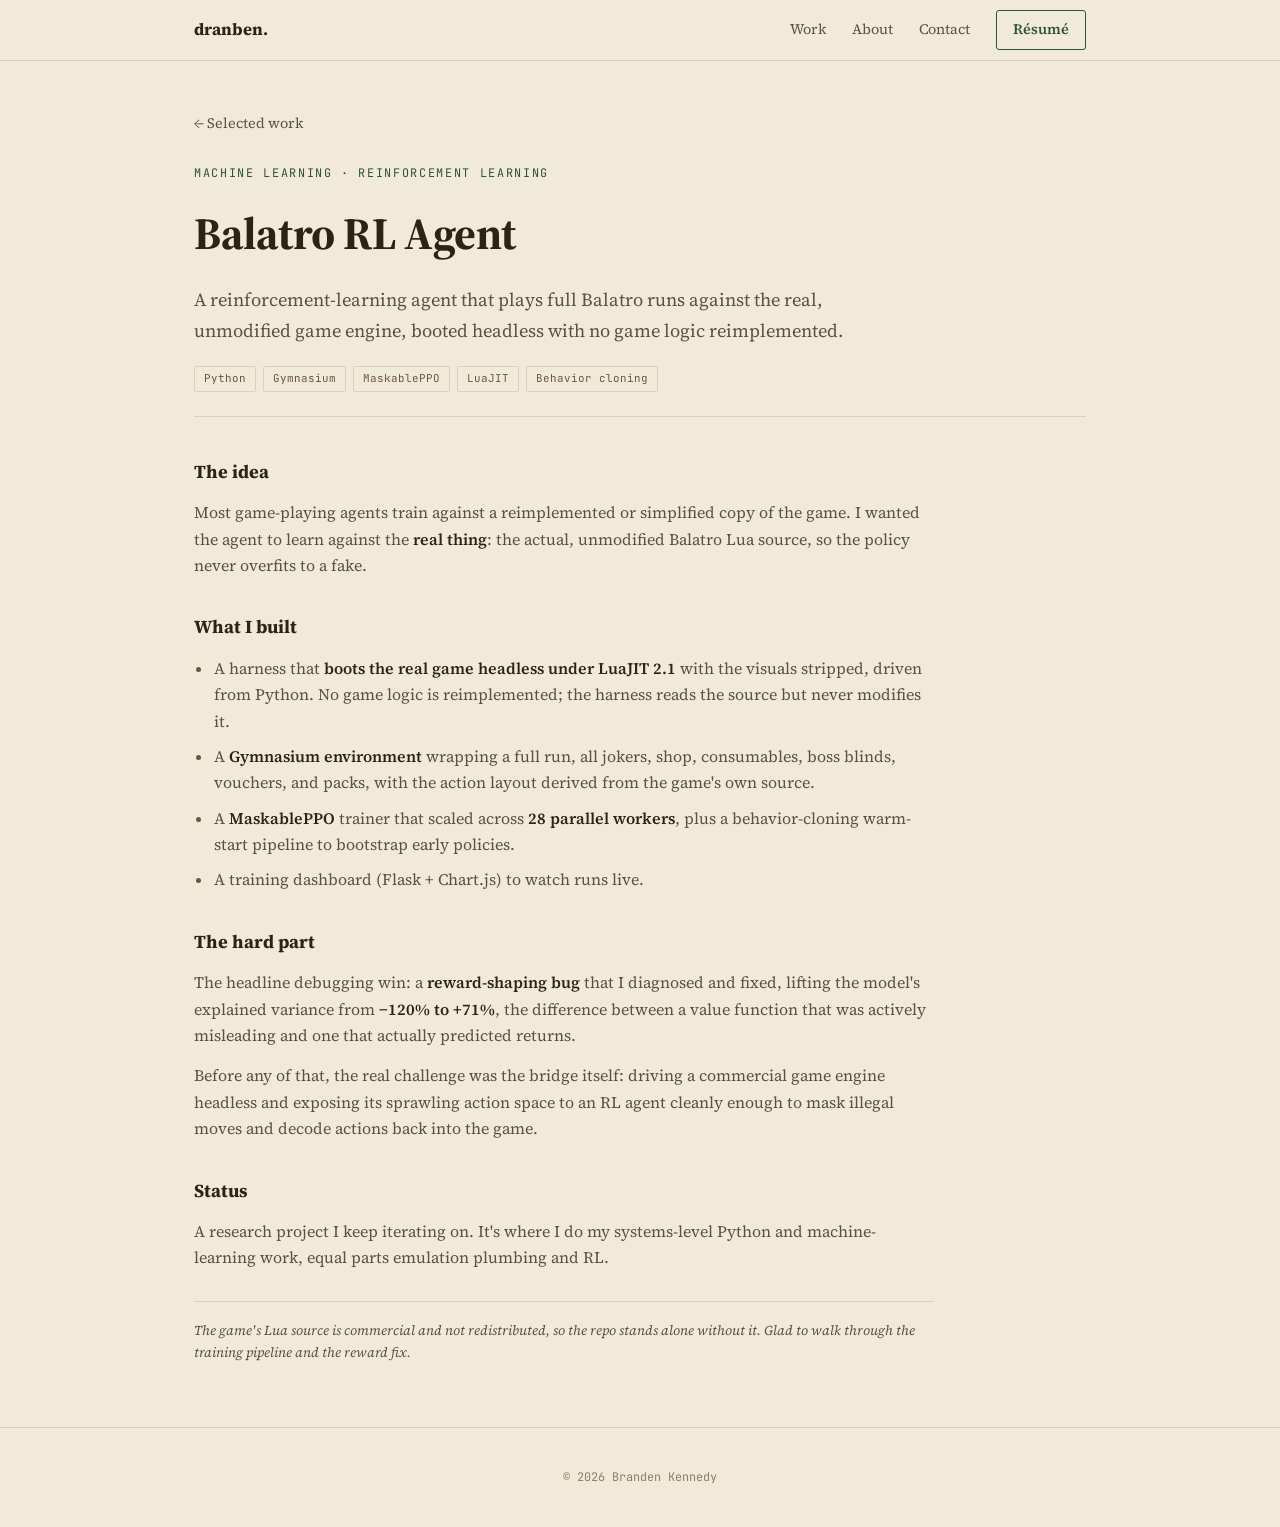
<file: balatro.html>
<!DOCTYPE html>
<html lang="en">
<head>
<meta charset="UTF-8">
<meta name="viewport" content="width=device-width, initial-scale=1.0">
<title>Balatro RL Agent · case study · Branden Kennedy</title>
<link rel="preconnect" href="https://fonts.googleapis.com">
<link href="https://fonts.googleapis.com/css2?family=Source+Serif+4:ital,wght@0,400;0,500;0,600;0,700;1,400&family=JetBrains+Mono:wght@400;500&display=swap" rel="stylesheet">
<link rel="stylesheet" href="style.css">
</head>
<body>

<nav>
  <div class="wrap nav-inner">
    <a href="index.html" class="nav-logo">dranben.</a>
    <div class="nav-links">
      <a href="index.html#work">Work</a>
      <a href="index.html#about">About</a>
      <a href="index.html#contact">Contact</a>
      <a href="resume.pdf" target="_blank" class="nav-cta">Résumé</a>
    </div>
  </div>
</nav>

<div class="wrap">
  <header class="cs-head">
    <a href="index.html#work" class="cs-back">← Selected work</a>
    <div class="cs-kicker">Machine learning · Reinforcement learning</div>
    <h1>Balatro RL Agent</h1>
    <p class="sub">A reinforcement-learning agent that plays full Balatro runs against the real, unmodified game engine, booted headless with no game logic reimplemented.</p>
    <div class="proj-foot">
      <div class="tags"><span>Python</span><span>Gymnasium</span><span>MaskablePPO</span><span>LuaJIT</span><span>Behavior cloning</span></div>
    </div>
  </header>

  <article class="cs-body">
    <h2>The idea</h2>
    <p>Most game-playing agents train against a reimplemented or simplified copy of the game. I wanted the agent to learn against the <b>real thing</b>: the actual, unmodified Balatro Lua source, so the policy never overfits to a fake.</p>

    <h2>What I built</h2>
    <ul>
      <li>A harness that <b>boots the real game headless under LuaJIT 2.1</b> with the visuals stripped, driven from Python. No game logic is reimplemented; the harness reads the source but never modifies it.</li>
      <li>A <b>Gymnasium environment</b> wrapping a full run, all jokers, shop, consumables, boss blinds, vouchers, and packs, with the action layout derived from the game's own source.</li>
      <li>A <b>MaskablePPO</b> trainer that scaled across <b>28 parallel workers</b>, plus a behavior-cloning warm-start pipeline to bootstrap early policies.</li>
      <li>A training dashboard (Flask + Chart.js) to watch runs live.</li>
    </ul>

    <h2>The hard part</h2>
    <p>The headline debugging win: a <b>reward-shaping bug</b> that I diagnosed and fixed, lifting the model's explained variance from <b>−120% to +71%</b>, the difference between a value function that was actively misleading and one that actually predicted returns.</p>
    <p>Before any of that, the real challenge was the bridge itself: driving a commercial game engine headless and exposing its sprawling action space to an RL agent cleanly enough to mask illegal moves and decode actions back into the game.</p>

    <h2>Status</h2>
    <p>A research project I keep iterating on. It's where I do my systems-level Python and machine-learning work, equal parts emulation plumbing and RL.</p>

    <p class="cs-note">The game's Lua source is commercial and not redistributed, so the repo stands alone without it. Glad to walk through the training pipeline and the reward fix.</p>
  </article>
</div>

<footer>© 2026 Branden Kennedy</footer>
</body>
</html>
</file>
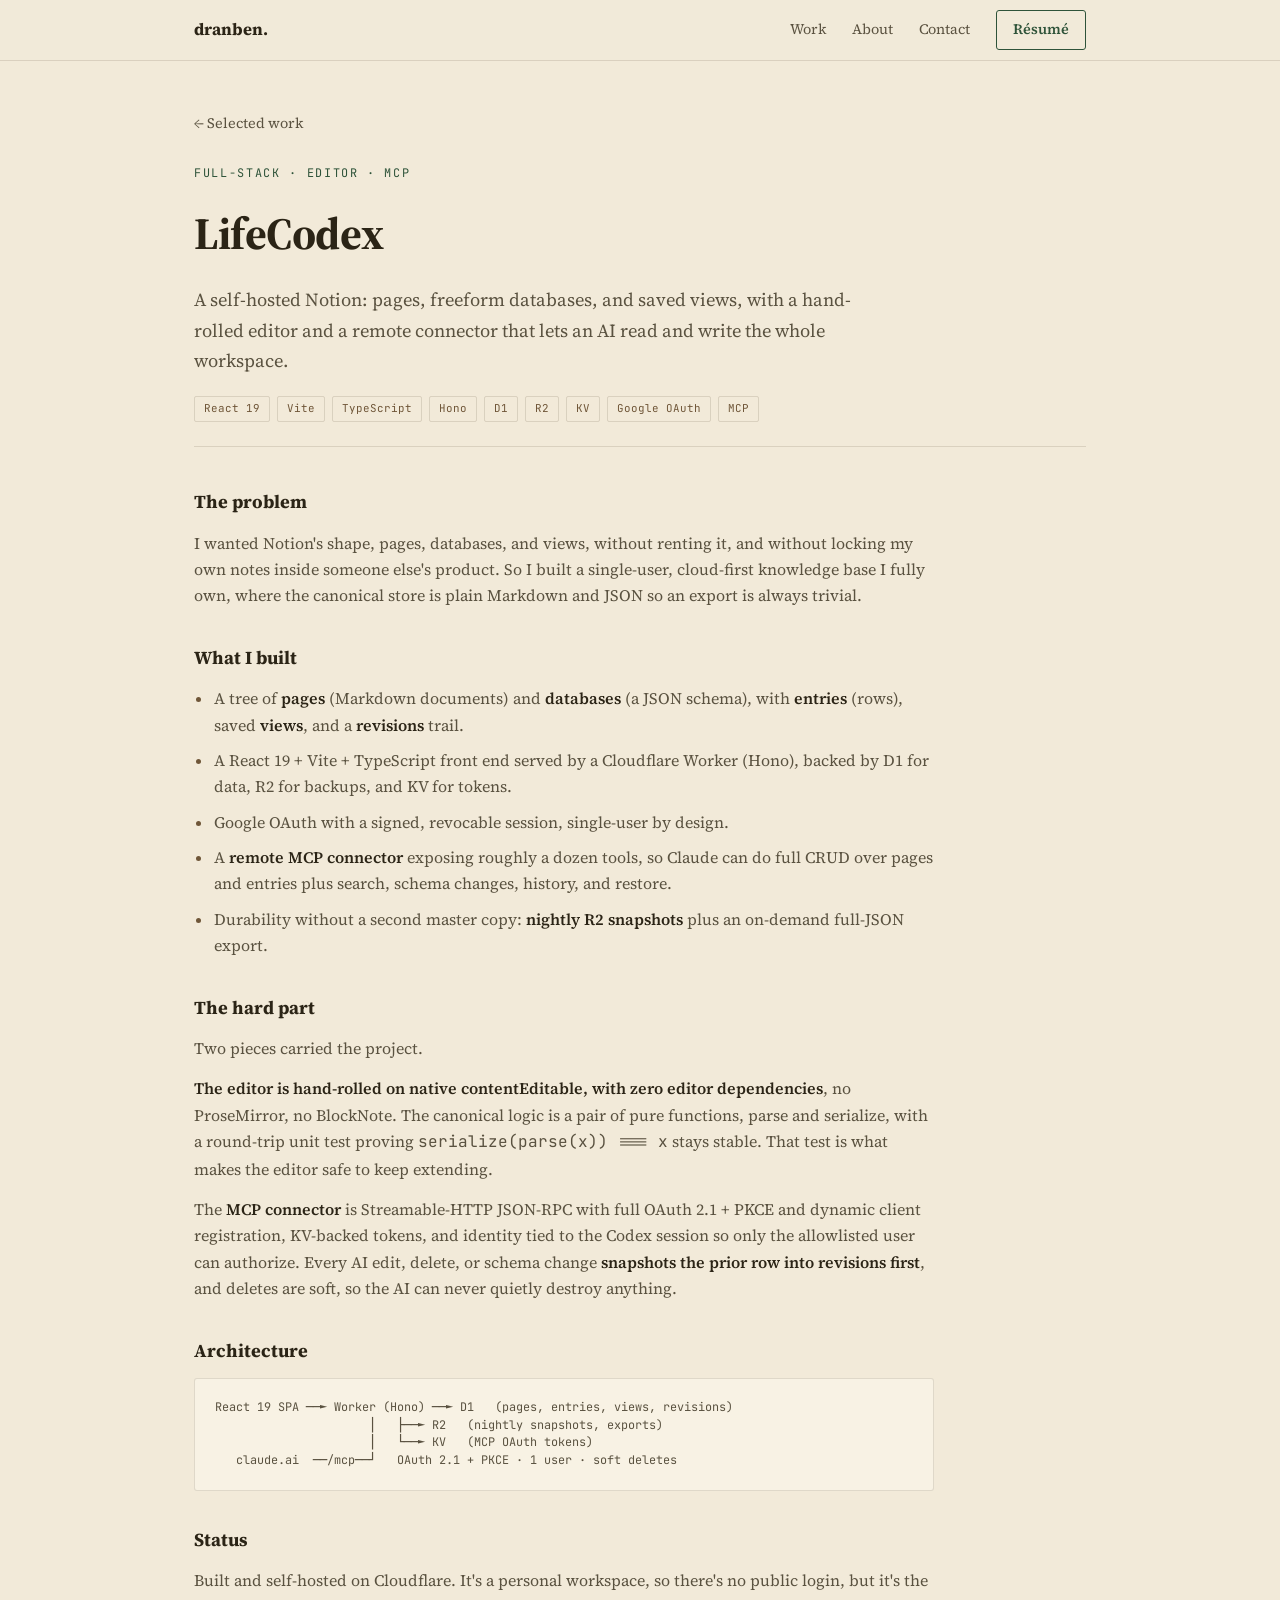
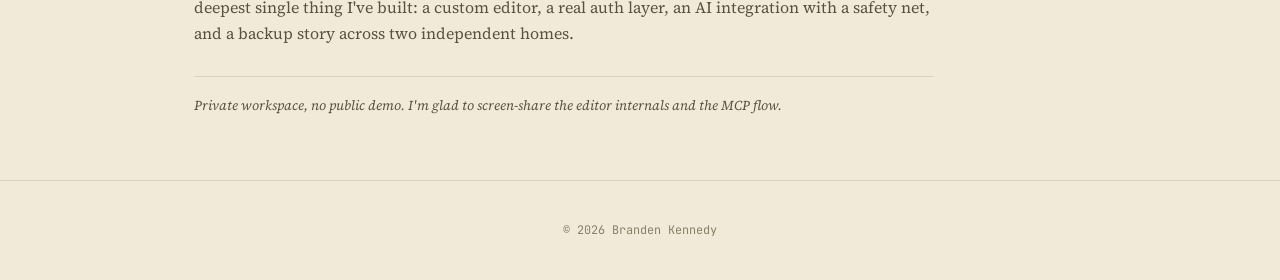
<file: lifecodex.html>
<!DOCTYPE html>
<html lang="en">
<head>
<meta charset="UTF-8">
<meta name="viewport" content="width=device-width, initial-scale=1.0">
<title>LifeCodex · case study · Branden Kennedy</title>
<link rel="preconnect" href="https://fonts.googleapis.com">
<link href="https://fonts.googleapis.com/css2?family=Source+Serif+4:ital,wght@0,400;0,500;0,600;0,700;1,400&family=JetBrains+Mono:wght@400;500&display=swap" rel="stylesheet">
<link rel="stylesheet" href="style.css">
</head>
<body>

<nav>
  <div class="wrap nav-inner">
    <a href="index.html" class="nav-logo">dranben.</a>
    <div class="nav-links">
      <a href="index.html#work">Work</a>
      <a href="index.html#about">About</a>
      <a href="index.html#contact">Contact</a>
      <a href="resume.pdf" target="_blank" class="nav-cta">Résumé</a>
    </div>
  </div>
</nav>

<div class="wrap">
  <header class="cs-head">
    <a href="index.html#work" class="cs-back">← Selected work</a>
    <div class="cs-kicker">Full-stack · Editor · MCP</div>
    <h1>LifeCodex</h1>
    <p class="sub">A self-hosted Notion: pages, freeform databases, and saved views, with a hand-rolled editor and a remote connector that lets an AI read and write the whole workspace.</p>
    <div class="proj-foot">
      <div class="tags"><span>React 19</span><span>Vite</span><span>TypeScript</span><span>Hono</span><span>D1</span><span>R2</span><span>KV</span><span>Google OAuth</span><span>MCP</span></div>
    </div>
  </header>

  <article class="cs-body">
    <h2>The problem</h2>
    <p>I wanted Notion's shape, pages, databases, and views, without renting it, and without locking my own notes inside someone else's product. So I built a single-user, cloud-first knowledge base I fully own, where the canonical store is plain Markdown and JSON so an export is always trivial.</p>

    <h2>What I built</h2>
    <ul>
      <li>A tree of <b>pages</b> (Markdown documents) and <b>databases</b> (a JSON schema), with <b>entries</b> (rows), saved <b>views</b>, and a <b>revisions</b> trail.</li>
      <li>A React 19 + Vite + TypeScript front end served by a Cloudflare Worker (Hono), backed by D1 for data, R2 for backups, and KV for tokens.</li>
      <li>Google OAuth with a signed, revocable session, single-user by design.</li>
      <li>A <b>remote MCP connector</b> exposing roughly a dozen tools, so Claude can do full CRUD over pages and entries plus search, schema changes, history, and restore.</li>
      <li>Durability without a second master copy: <b>nightly R2 snapshots</b> plus an on-demand full-JSON export.</li>
    </ul>

    <h2>The hard part</h2>
    <p>Two pieces carried the project.</p>
    <p><b>The editor is hand-rolled on native contentEditable, with zero editor dependencies</b>, no ProseMirror, no BlockNote. The canonical logic is a pair of pure functions, parse and serialize, with a round-trip unit test proving <span style="font-family:'JetBrains Mono',monospace">serialize(parse(x)) === x</span> stays stable. That test is what makes the editor safe to keep extending.</p>
    <p>The <b>MCP connector</b> is Streamable-HTTP JSON-RPC with full OAuth 2.1 + PKCE and dynamic client registration, KV-backed tokens, and identity tied to the Codex session so only the allowlisted user can authorize. Every AI edit, delete, or schema change <b>snapshots the prior row into revisions first</b>, and deletes are soft, so the AI can never quietly destroy anything.</p>

    <h2>Architecture</h2>
    <div class="cs-diagram">React 19 SPA ──► Worker (Hono) ──► D1   (pages, entries, views, revisions)
                      │   ├──► R2   (nightly snapshots, exports)
                      │   └──► KV   (MCP OAuth tokens)
   claude.ai  ──/mcp──┘   OAuth 2.1 + PKCE · 1 user · soft deletes</div>

    <h2>Status</h2>
    <p>Built and self-hosted on Cloudflare. It's a personal workspace, so there's no public login, but it's the deepest single thing I've built: a custom editor, a real auth layer, an AI integration with a safety net, and a backup story across two independent homes.</p>

    <p class="cs-note">Private workspace, no public demo. I'm glad to screen-share the editor internals and the MCP flow.</p>
  </article>
</div>

<footer>© 2026 Branden Kennedy</footer>
</body>
</html>
</file>
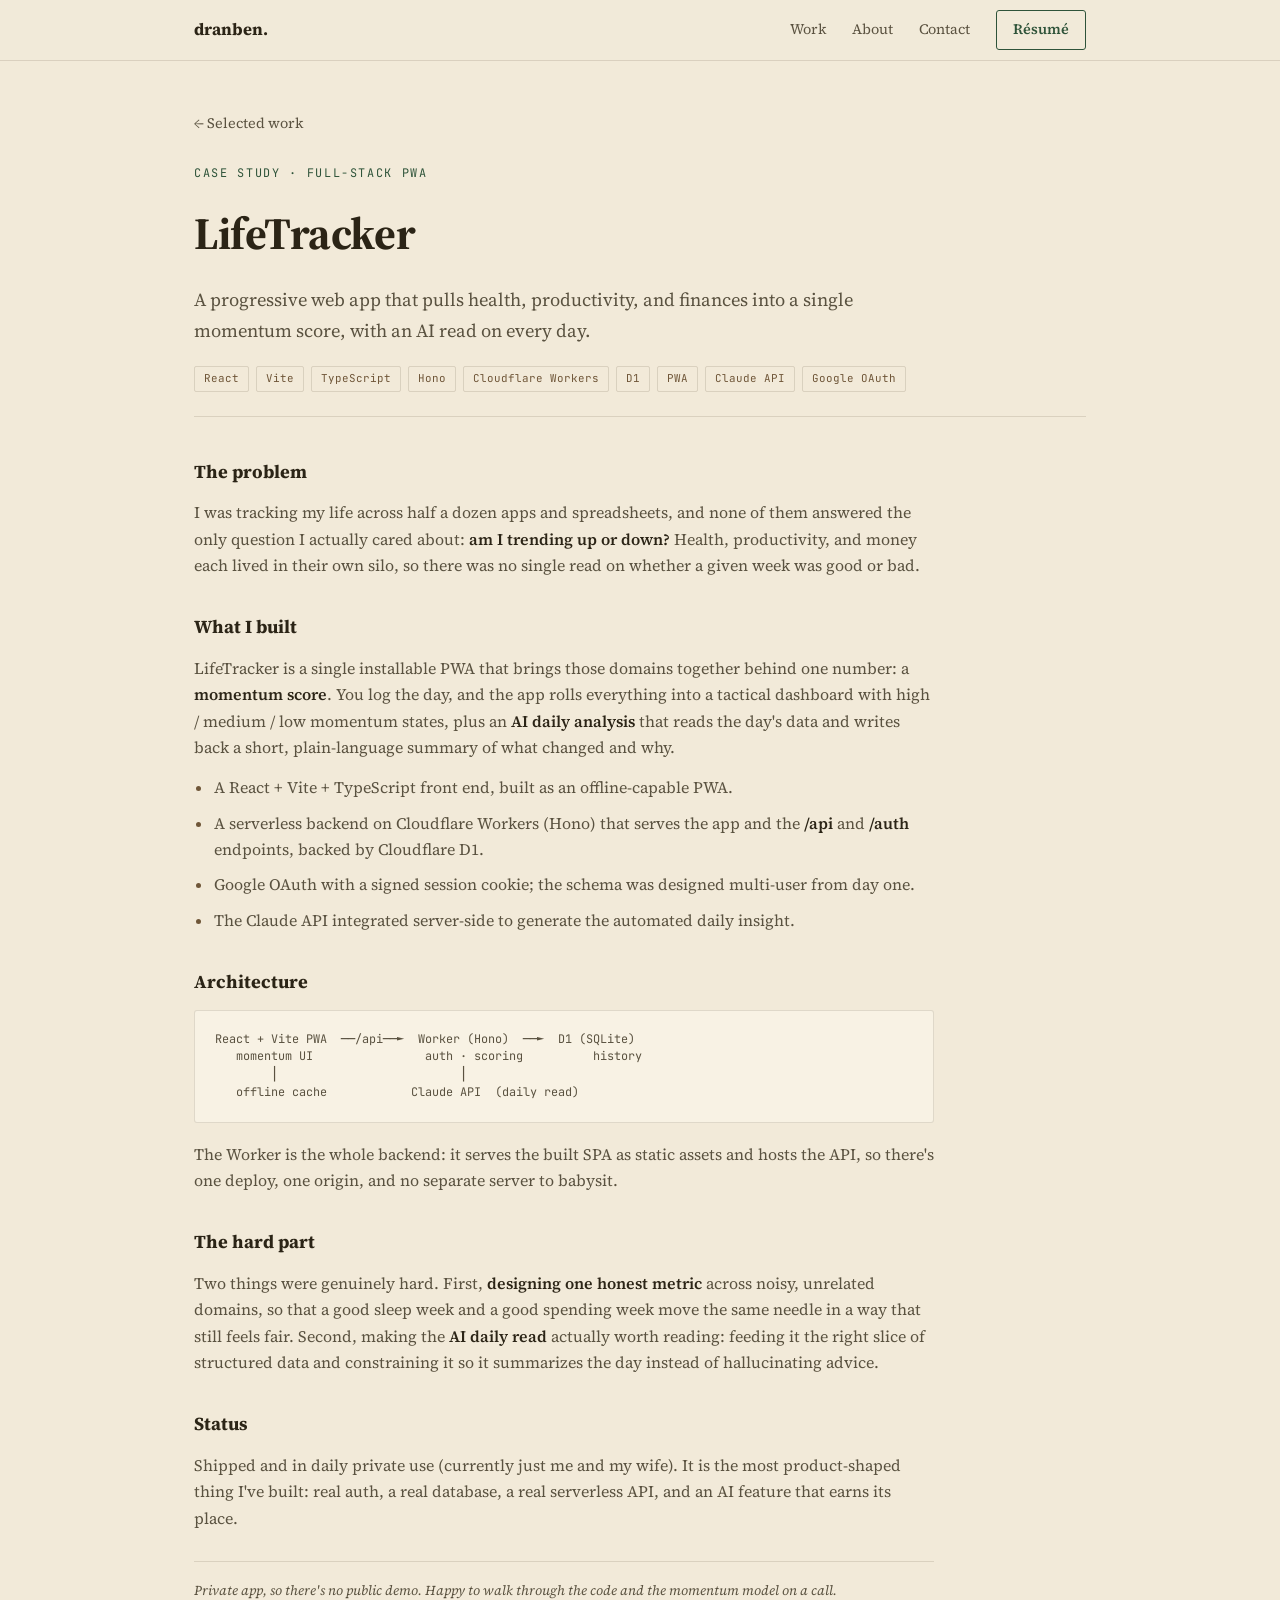
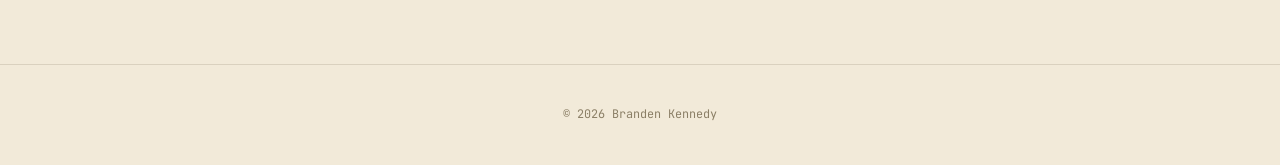
<file: lifetracker.html>
<!DOCTYPE html>
<html lang="en">
<head>
<meta charset="UTF-8">
<meta name="viewport" content="width=device-width, initial-scale=1.0">
<title>LifeTracker · case study · Branden Kennedy</title>
<link rel="preconnect" href="https://fonts.googleapis.com">
<link href="https://fonts.googleapis.com/css2?family=Source+Serif+4:ital,wght@0,400;0,500;0,600;0,700;1,400&family=JetBrains+Mono:wght@400;500&display=swap" rel="stylesheet">
<link rel="stylesheet" href="style.css">
</head>
<body>

<nav>
  <div class="wrap nav-inner">
    <a href="index.html" class="nav-logo">dranben.</a>
    <div class="nav-links">
      <a href="index.html#work">Work</a>
      <a href="index.html#about">About</a>
      <a href="index.html#contact">Contact</a>
      <a href="resume.pdf" target="_blank" class="nav-cta">Résumé</a>
    </div>
  </div>
</nav>

<div class="wrap">
  <header class="cs-head">
    <a href="index.html#work" class="cs-back">← Selected work</a>
    <div class="cs-kicker">Case study · Full-stack PWA</div>
    <h1>LifeTracker</h1>
    <p class="sub">A progressive web app that pulls health, productivity, and finances into a single momentum score, with an AI read on every day.</p>
    <div class="proj-foot">
      <div class="tags"><span>React</span><span>Vite</span><span>TypeScript</span><span>Hono</span><span>Cloudflare Workers</span><span>D1</span><span>PWA</span><span>Claude API</span><span>Google OAuth</span></div>
    </div>
  </header>

  <article class="cs-body">
    <h2>The problem</h2>
    <p>I was tracking my life across half a dozen apps and spreadsheets, and none of them answered the only question I actually cared about: <b>am I trending up or down?</b> Health, productivity, and money each lived in their own silo, so there was no single read on whether a given week was good or bad.</p>

    <h2>What I built</h2>
    <p>LifeTracker is a single installable PWA that brings those domains together behind one number: a <b>momentum score</b>. You log the day, and the app rolls everything into a tactical dashboard with high / medium / low momentum states, plus an <b>AI daily analysis</b> that reads the day's data and writes back a short, plain-language summary of what changed and why.</p>
    <ul>
      <li>A React + Vite + TypeScript front end, built as an offline-capable PWA.</li>
      <li>A serverless backend on Cloudflare Workers (Hono) that serves the app and the <b>/api</b> and <b>/auth</b> endpoints, backed by Cloudflare D1.</li>
      <li>Google OAuth with a signed session cookie; the schema was designed multi-user from day one.</li>
      <li>The Claude API integrated server-side to generate the automated daily insight.</li>
    </ul>

    <h2>Architecture</h2>
    <div class="cs-diagram">React + Vite PWA  ──/api──►  Worker (Hono)  ──►  D1 (SQLite)
   momentum UI                auth · scoring          history
        │                          │
   offline cache            Claude API  (daily read)</div>
    <p>The Worker is the whole backend: it serves the built SPA as static assets and hosts the API, so there's one deploy, one origin, and no separate server to babysit.</p>

    <h2>The hard part</h2>
    <p>Two things were genuinely hard. First, <b>designing one honest metric</b> across noisy, unrelated domains, so that a good sleep week and a good spending week move the same needle in a way that still feels fair. Second, making the <b>AI daily read</b> actually worth reading: feeding it the right slice of structured data and constraining it so it summarizes the day instead of hallucinating advice.</p>

    <h2>Status</h2>
    <p>Shipped and in daily private use (currently just me and my wife). It is the most product-shaped thing I've built: real auth, a real database, a real serverless API, and an AI feature that earns its place.</p>

    <p class="cs-note">Private app, so there's no public demo. Happy to walk through the code and the momentum model on a call.</p>
  </article>
</div>

<footer>© 2026 Branden Kennedy</footer>
</body>
</html>
</file>
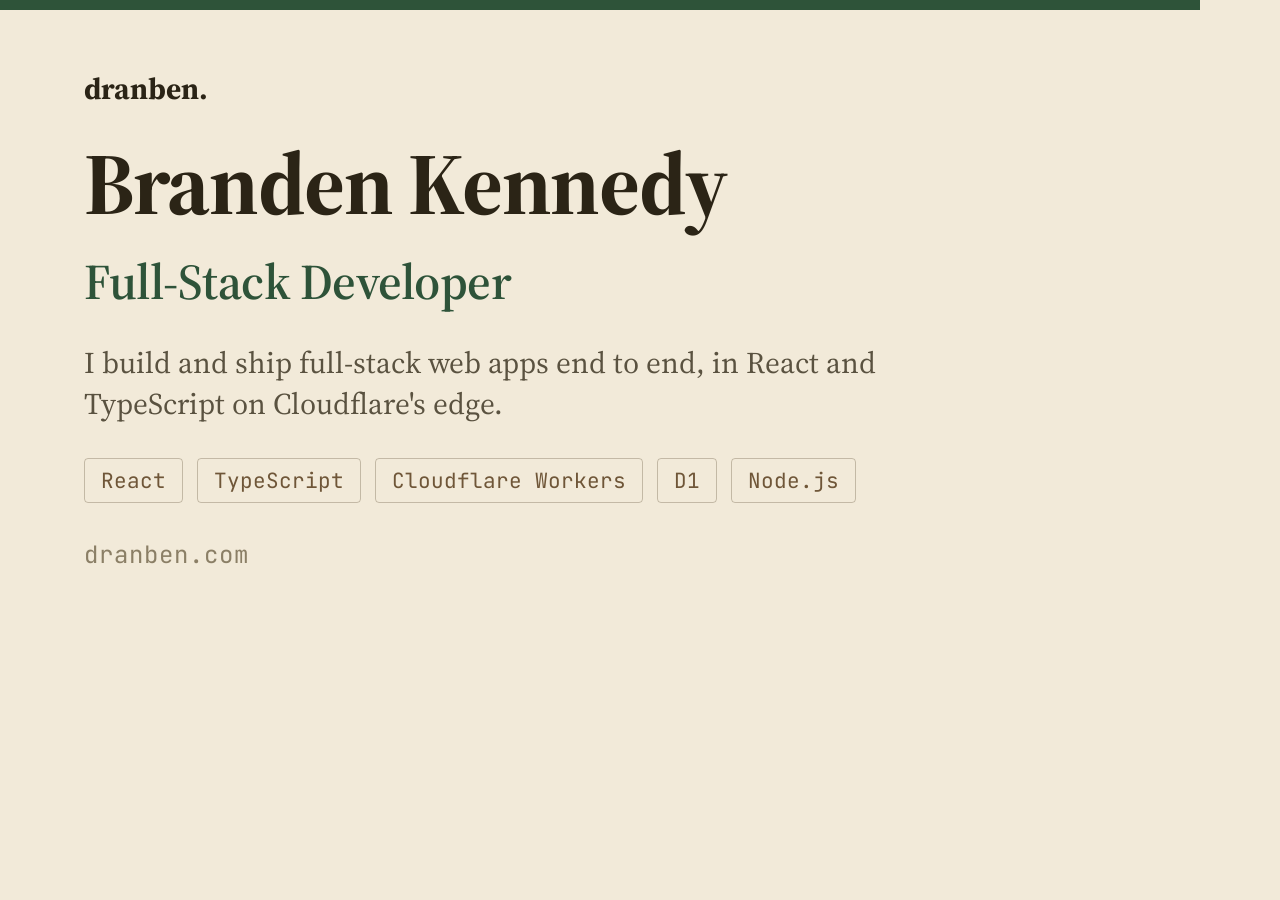
<file: og-card.html>
<!DOCTYPE html>
<html lang="en">
<head>
<meta charset="UTF-8">
<link href="https://fonts.googleapis.com/css2?family=Source+Serif+4:wght@400;600;700&family=JetBrains+Mono:wght@500&display=swap" rel="stylesheet">
<style>
*{margin:0;padding:0;box-sizing:border-box}
html,body{width:1200px;height:630px;overflow:hidden}
body{
  background:#f2ead9;color:#2b2416;font-family:'Source Serif 4',Georgia,serif;
  position:relative;display:flex;flex-direction:column;justify-content:center;
  padding:0 84px;border-top:10px solid #2e5339;
}
.logo{position:absolute;top:58px;left:84px;font-weight:700;font-size:30px}
.site{position:absolute;bottom:60px;left:84px;font-family:'JetBrains Mono',monospace;
  font-size:24px;color:#8b7f66;letter-spacing:.04em}
h1{font-size:88px;font-weight:700;letter-spacing:-.015em;line-height:1.05;margin-bottom:18px}
.role{font-size:50px;font-weight:600;color:#2e5339;letter-spacing:-.01em;margin-bottom:26px}
.lead{font-size:30px;color:#5a5240;max-width:840px;margin-bottom:34px}
.tags{display:flex;gap:14px}
.tags span{font-family:'JetBrains Mono',monospace;font-size:21px;color:#6f5638;
  border:1px solid rgba(75,60,35,.28);border-radius:4px;padding:8px 16px}
</style>
</head>
<body>
  <div class="logo">dranben.</div>
  <h1>Branden Kennedy</h1>
  <div class="role">Full-Stack Developer</div>
  <div class="lead">I build and ship full-stack web apps end to end, in React and TypeScript on Cloudflare's edge.</div>
  <div class="tags"><span>React</span><span>TypeScript</span><span>Cloudflare Workers</span><span>D1</span><span>Node.js</span></div>
  <div class="site">dranben.com</div>
</body>
</html>
</file>
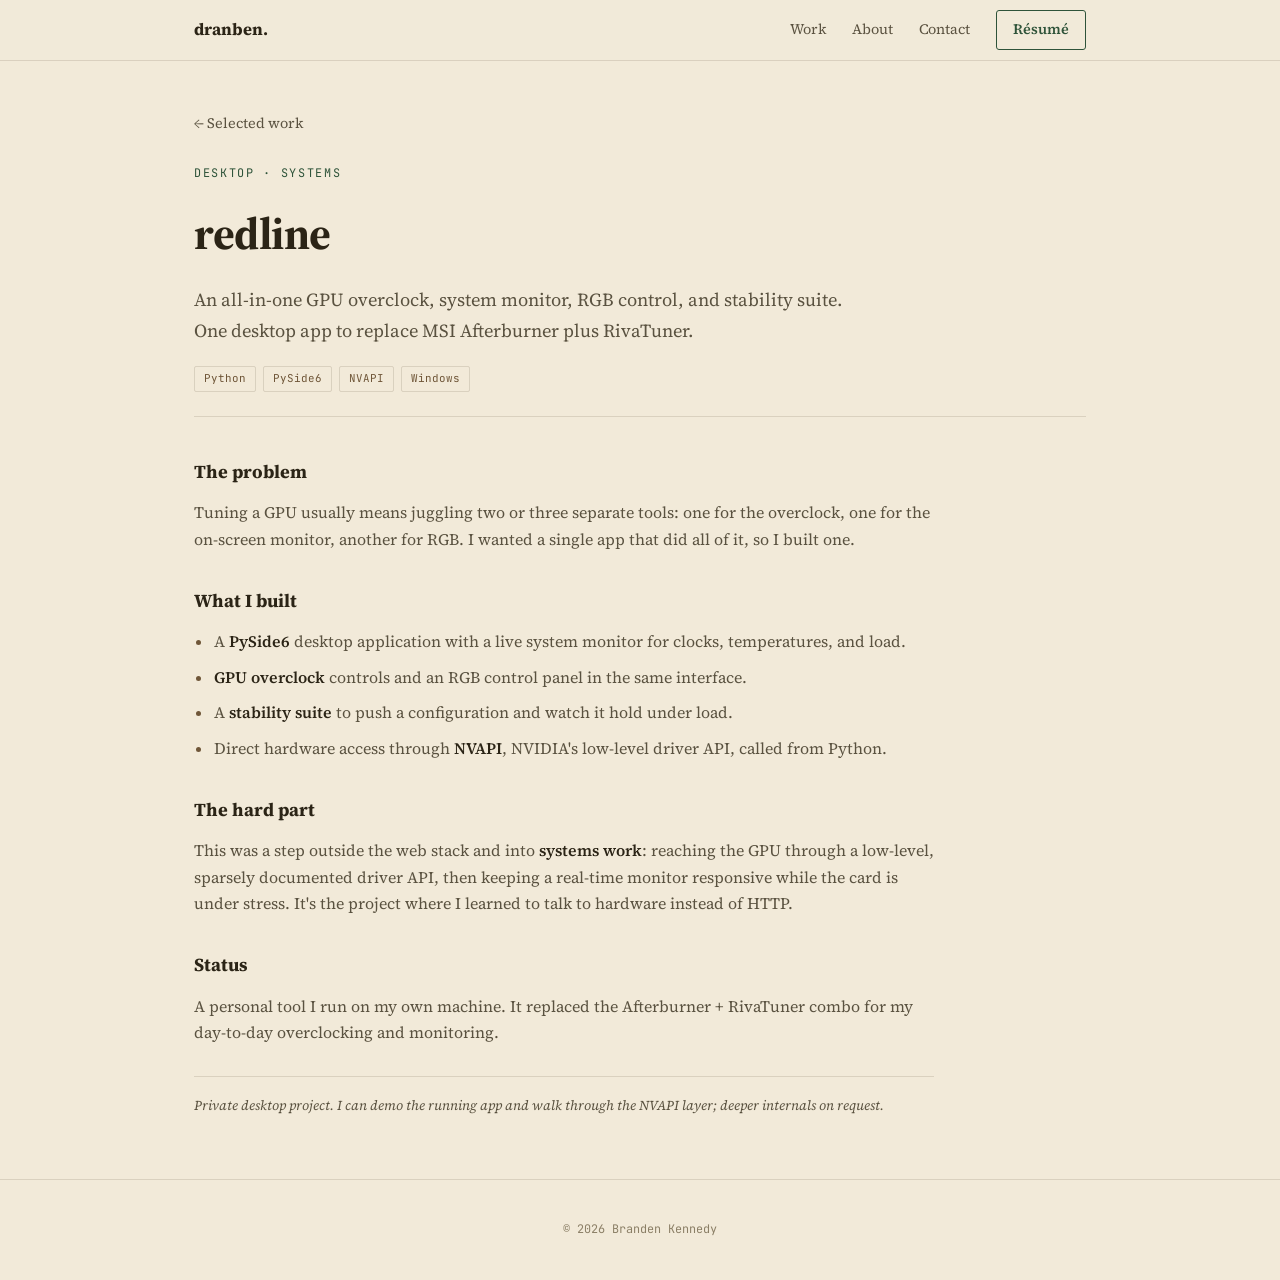
<file: redline.html>
<!DOCTYPE html>
<html lang="en">
<head>
<meta charset="UTF-8">
<meta name="viewport" content="width=device-width, initial-scale=1.0">
<title>redline · case study · Branden Kennedy</title>
<link rel="preconnect" href="https://fonts.googleapis.com">
<link href="https://fonts.googleapis.com/css2?family=Source+Serif+4:ital,wght@0,400;0,500;0,600;0,700;1,400&family=JetBrains+Mono:wght@400;500&display=swap" rel="stylesheet">
<link rel="stylesheet" href="style.css">
</head>
<body>

<nav>
  <div class="wrap nav-inner">
    <a href="index.html" class="nav-logo">dranben.</a>
    <div class="nav-links">
      <a href="index.html#work">Work</a>
      <a href="index.html#about">About</a>
      <a href="index.html#contact">Contact</a>
      <a href="resume.pdf" target="_blank" class="nav-cta">Résumé</a>
    </div>
  </div>
</nav>

<div class="wrap">
  <header class="cs-head">
    <a href="index.html#work" class="cs-back">← Selected work</a>
    <div class="cs-kicker">Desktop · Systems</div>
    <h1>redline</h1>
    <p class="sub">An all-in-one GPU overclock, system monitor, RGB control, and stability suite. One desktop app to replace MSI Afterburner plus RivaTuner.</p>
    <div class="proj-foot">
      <div class="tags"><span>Python</span><span>PySide6</span><span>NVAPI</span><span>Windows</span></div>
    </div>
  </header>

  <article class="cs-body">
    <h2>The problem</h2>
    <p>Tuning a GPU usually means juggling two or three separate tools: one for the overclock, one for the on-screen monitor, another for RGB. I wanted a single app that did all of it, so I built one.</p>

    <h2>What I built</h2>
    <ul>
      <li>A <b>PySide6</b> desktop application with a live system monitor for clocks, temperatures, and load.</li>
      <li><b>GPU overclock</b> controls and an RGB control panel in the same interface.</li>
      <li>A <b>stability suite</b> to push a configuration and watch it hold under load.</li>
      <li>Direct hardware access through <b>NVAPI</b>, NVIDIA's low-level driver API, called from Python.</li>
    </ul>

    <h2>The hard part</h2>
    <p>This was a step outside the web stack and into <b>systems work</b>: reaching the GPU through a low-level, sparsely documented driver API, then keeping a real-time monitor responsive while the card is under stress. It's the project where I learned to talk to hardware instead of HTTP.</p>

    <h2>Status</h2>
    <p>A personal tool I run on my own machine. It replaced the Afterburner + RivaTuner combo for my day-to-day overclocking and monitoring.</p>

    <p class="cs-note">Private desktop project. I can demo the running app and walk through the NVAPI layer; deeper internals on request.</p>
  </article>
</div>

<footer>© 2026 Branden Kennedy</footer>
</body>
</html>
</file>
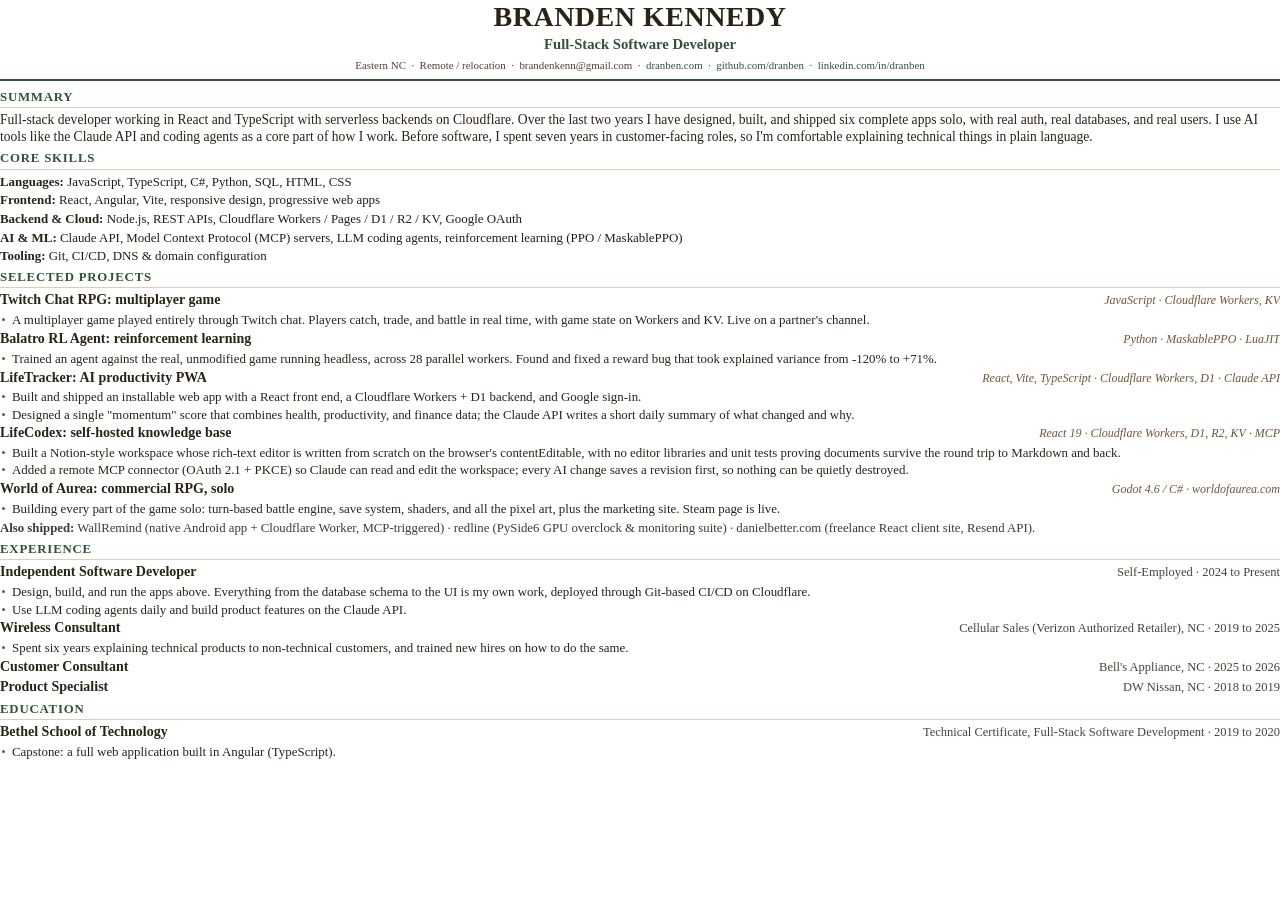
<file: resume.html>
<!DOCTYPE html>
<html lang="en">
<head>
<meta charset="UTF-8">
<title>Branden Kennedy: Résumé</title>
<style>
@page { size: Letter; margin: 0.34in 0.58in; }
*{margin:0;padding:0;box-sizing:border-box}
body{
  font-family:Georgia,'Times New Roman',serif;
  color:#241f14;font-size:9.7pt;line-height:1.21;
  -webkit-print-color-adjust:exact;print-color-adjust:exact;
}
.accent{color:#2e5339}
header{text-align:center;border-bottom:2px solid #2e5339;padding-bottom:7px;margin-bottom:9px}
h1{font-size:21pt;letter-spacing:.5px;color:#2b2416;font-weight:700}
.title{font-size:11pt;color:#2e5339;font-weight:700;margin-top:2px}
.contact{font-size:8.2pt;color:#4a4436;margin-top:5px}
.contact a{color:#2e5339;text-decoration:none}
h2{font-size:9.6pt;color:#2e5339;text-transform:uppercase;letter-spacing:.8px;
   border-bottom:1px solid #d9cfb8;padding-bottom:2px;margin:6px 0 4px}
p.summary{font-size:10.2pt;color:#2b2416}
.skills div{margin-bottom:3px}
.skills b{color:#2b2416}
.entry{margin-bottom:3px}
.entry .row{display:flex;justify-content:space-between;align-items:baseline;gap:10px}
.entry .name{font-weight:700;color:#2b2416;font-size:10.5pt}
.entry .tech{color:#6f5638;font-size:9pt;font-style:italic;white-space:nowrap}
.entry .meta{color:#4a4436;font-size:9.4pt}
ul{list-style:none;margin:3px 0 0}
li{position:relative;padding-left:12px;margin-bottom:1.5px;color:#2b2416}
li::before{content:'';position:absolute;left:2px;top:6px;width:3px;height:3px;border-radius:50%;background:#6f5638}
.also{font-size:9.6pt;color:#3f3a2e;margin-top:4px}
</style>
</head>
<body>

<header>
  <h1>BRANDEN KENNEDY</h1>
  <div class="title">Full-Stack Software Developer</div>
  <div class="contact">Eastern NC &nbsp;·&nbsp; Remote / relocation &nbsp;·&nbsp; brandenkenn@gmail.com &nbsp;·&nbsp; <a href="https://dranben.com">dranben.com</a> &nbsp;·&nbsp; <a href="https://github.com/dranben">github.com/dranben</a> &nbsp;·&nbsp; <a href="https://www.linkedin.com/in/dranben">linkedin.com/in/dranben</a></div>
</header>

<h2>Summary</h2>
<p class="summary">Full-stack developer working in React and TypeScript with serverless backends on Cloudflare. Over the last two years I have designed, built, and shipped six complete apps solo, with real auth, real databases, and real users. I use AI tools like the Claude API and coding agents as a core part of how I work. Before software, I spent seven years in customer-facing roles, so I'm comfortable explaining technical things in plain language.</p>

<h2>Core Skills</h2>
<div class="skills">
  <div><b>Languages:</b> JavaScript, TypeScript, C#, Python, SQL, HTML, CSS</div>
  <div><b>Frontend:</b> React, Angular, Vite, responsive design, progressive web apps</div>
  <div><b>Backend &amp; Cloud:</b> Node.js, REST APIs, Cloudflare Workers / Pages / D1 / R2 / KV, Google OAuth</div>
  <div><b>AI &amp; ML:</b> Claude API, Model Context Protocol (MCP) servers, LLM coding agents, reinforcement learning (PPO / MaskablePPO)</div>
  <div><b>Tooling:</b> Git, CI/CD, DNS &amp; domain configuration</div>
</div>

<h2>Selected Projects</h2>

<div class="entry">
  <div class="row"><span class="name">Twitch Chat RPG: multiplayer game</span><span class="tech">JavaScript · Cloudflare Workers, KV</span></div>
  <ul>
    <li>A multiplayer game played entirely through Twitch chat. Players catch, trade, and battle in real time, with game state on Workers and KV. Live on a partner's channel.</li>
  </ul>
</div>

<div class="entry">
  <div class="row"><span class="name">Balatro RL Agent: reinforcement learning</span><span class="tech">Python · MaskablePPO · LuaJIT</span></div>
  <ul>
    <li>Trained an agent against the real, unmodified game running headless, across 28 parallel workers. Found and fixed a reward bug that took explained variance from -120% to +71%.</li>
  </ul>
</div>

<div class="entry">
  <div class="row"><span class="name">LifeTracker: AI productivity PWA</span><span class="tech">React, Vite, TypeScript · Cloudflare Workers, D1 · Claude API</span></div>
  <ul>
    <li>Built and shipped an installable web app with a React front end, a Cloudflare Workers + D1 backend, and Google sign-in.</li>
    <li>Designed a single "momentum" score that combines health, productivity, and finance data; the Claude API writes a short daily summary of what changed and why.</li>
  </ul>
</div>

<div class="entry">
  <div class="row"><span class="name">LifeCodex: self-hosted knowledge base</span><span class="tech">React 19 · Cloudflare Workers, D1, R2, KV · MCP</span></div>
  <ul>
    <li>Built a Notion-style workspace whose rich-text editor is written from scratch on the browser's contentEditable, with no editor libraries and unit tests proving documents survive the round trip to Markdown and back.</li>
    <li>Added a remote MCP connector (OAuth 2.1 + PKCE) so Claude can read and edit the workspace; every AI change saves a revision first, so nothing can be quietly destroyed.</li>
  </ul>
</div>

<div class="entry">
  <div class="row"><span class="name">World of Aurea: commercial RPG, solo</span><span class="tech">Godot 4.6 / C# · worldofaurea.com</span></div>
  <ul>
    <li>Building every part of the game solo: turn-based battle engine, save system, shaders, and all the pixel art, plus the marketing site. Steam page is live.</li>
  </ul>
</div>

<p class="also"><b>Also shipped:</b> WallRemind (native Android app + Cloudflare Worker, MCP-triggered) · redline (PySide6 GPU overclock &amp; monitoring suite) · danielbetter.com (freelance React client site, Resend API).</p>

<h2>Experience</h2>

<div class="entry">
  <div class="row"><span class="name">Independent Software Developer</span><span class="meta">Self-Employed · 2024 to Present</span></div>
  <ul>
    <li>Design, build, and run the apps above. Everything from the database schema to the UI is my own work, deployed through Git-based CI/CD on Cloudflare.</li>
    <li>Use LLM coding agents daily and build product features on the Claude API.</li>
  </ul>
</div>

<div class="entry">
  <div class="row"><span class="name">Wireless Consultant</span><span class="meta">Cellular Sales (Verizon Authorized Retailer), NC · 2019 to 2025</span></div>
  <ul>
    <li>Spent six years explaining technical products to non-technical customers, and trained new hires on how to do the same.</li>
  </ul>
</div>

<div class="entry">
  <div class="row"><span class="name">Customer Consultant</span><span class="meta">Bell's Appliance, NC · 2025 to 2026</span></div>
</div>

<div class="entry">
  <div class="row"><span class="name">Product Specialist</span><span class="meta">DW Nissan, NC · 2018 to 2019</span></div>
</div>

<h2>Education</h2>
<div class="entry">
  <div class="row"><span class="name">Bethel School of Technology</span><span class="meta">Technical Certificate, Full-Stack Software Development · 2019 to 2020</span></div>
  <ul>
    <li>Capstone: a full web application built in Angular (TypeScript).</li>
  </ul>
</div>

</body>
</html>
</file>
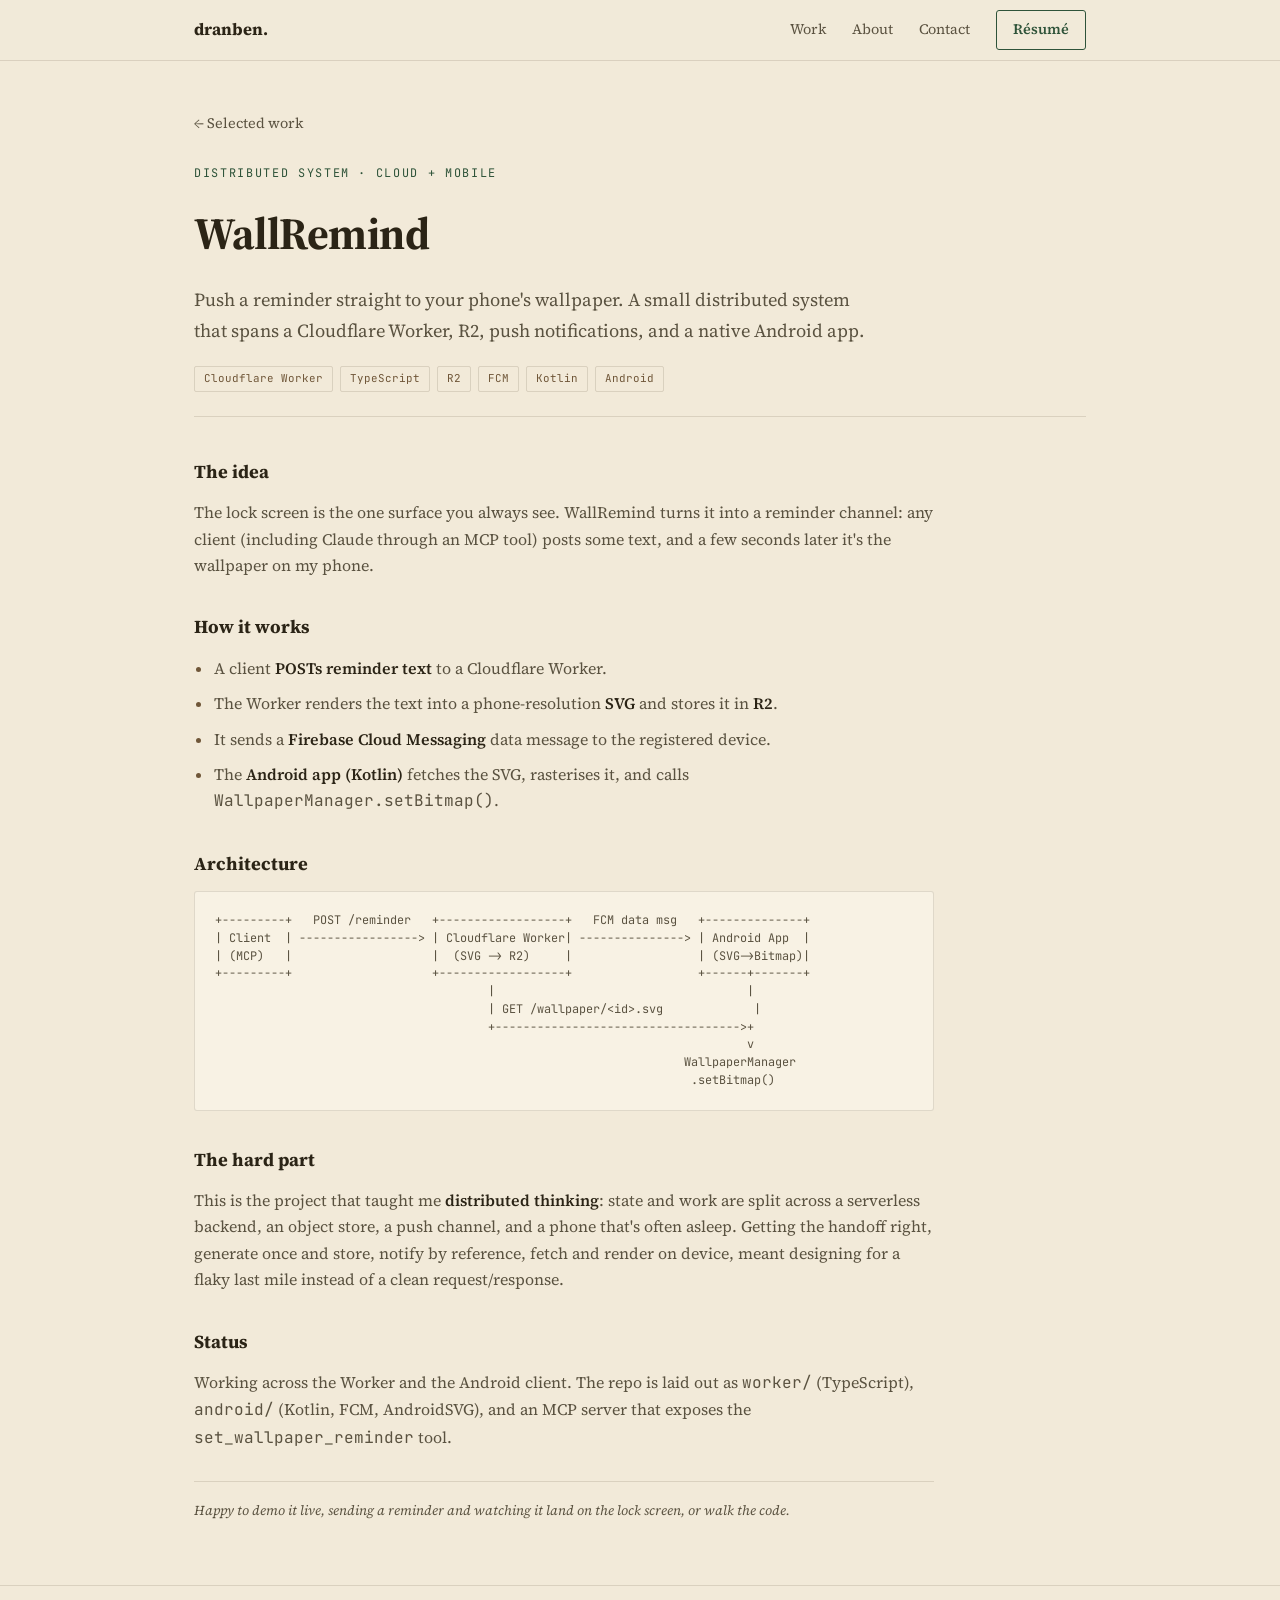
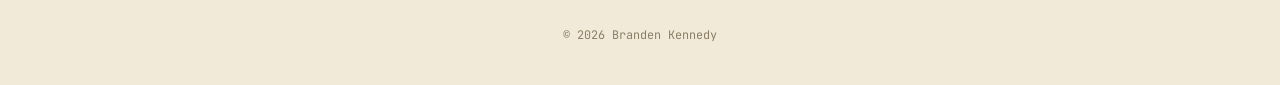
<file: wallremind.html>
<!DOCTYPE html>
<html lang="en">
<head>
<meta charset="UTF-8">
<meta name="viewport" content="width=device-width, initial-scale=1.0">
<title>WallRemind · case study · Branden Kennedy</title>
<link rel="preconnect" href="https://fonts.googleapis.com">
<link href="https://fonts.googleapis.com/css2?family=Source+Serif+4:ital,wght@0,400;0,500;0,600;0,700;1,400&family=JetBrains+Mono:wght@400;500&display=swap" rel="stylesheet">
<link rel="stylesheet" href="style.css">
</head>
<body>

<nav>
  <div class="wrap nav-inner">
    <a href="index.html" class="nav-logo">dranben.</a>
    <div class="nav-links">
      <a href="index.html#work">Work</a>
      <a href="index.html#about">About</a>
      <a href="index.html#contact">Contact</a>
      <a href="resume.pdf" target="_blank" class="nav-cta">Résumé</a>
    </div>
  </div>
</nav>

<div class="wrap">
  <header class="cs-head">
    <a href="index.html#work" class="cs-back">← Selected work</a>
    <div class="cs-kicker">Distributed system · Cloud + mobile</div>
    <h1>WallRemind</h1>
    <p class="sub">Push a reminder straight to your phone's wallpaper. A small distributed system that spans a Cloudflare Worker, R2, push notifications, and a native Android app.</p>
    <div class="proj-foot">
      <div class="tags"><span>Cloudflare Worker</span><span>TypeScript</span><span>R2</span><span>FCM</span><span>Kotlin</span><span>Android</span></div>
    </div>
  </header>

  <article class="cs-body">
    <h2>The idea</h2>
    <p>The lock screen is the one surface you always see. WallRemind turns it into a reminder channel: any client (including Claude through an MCP tool) posts some text, and a few seconds later it's the wallpaper on my phone.</p>

    <h2>How it works</h2>
    <ul>
      <li>A client <b>POSTs reminder text</b> to a Cloudflare Worker.</li>
      <li>The Worker renders the text into a phone-resolution <b>SVG</b> and stores it in <b>R2</b>.</li>
      <li>It sends a <b>Firebase Cloud Messaging</b> data message to the registered device.</li>
      <li>The <b>Android app (Kotlin)</b> fetches the SVG, rasterises it, and calls <span style="font-family:'JetBrains Mono',monospace">WallpaperManager.setBitmap()</span>.</li>
    </ul>

    <h2>Architecture</h2>
    <div class="cs-diagram">+---------+   POST /reminder   +------------------+   FCM data msg   +--------------+
| Client  | -----------------> | Cloudflare Worker| ---------------> | Android App  |
| (MCP)   |                    |  (SVG -> R2)     |                  | (SVG->Bitmap)|
+---------+                    +------------------+                  +------+-------+
                                       |                                    |
                                       | GET /wallpaper/&lt;id&gt;.svg             |
                                       +----------------------------------->+
                                                                            v
                                                                   WallpaperManager
                                                                    .setBitmap()</div>

    <h2>The hard part</h2>
    <p>This is the project that taught me <b>distributed thinking</b>: state and work are split across a serverless backend, an object store, a push channel, and a phone that's often asleep. Getting the handoff right, generate once and store, notify by reference, fetch and render on device, meant designing for a flaky last mile instead of a clean request/response.</p>

    <h2>Status</h2>
    <p>Working across the Worker and the Android client. The repo is laid out as <span style="font-family:'JetBrains Mono',monospace">worker/</span> (TypeScript), <span style="font-family:'JetBrains Mono',monospace">android/</span> (Kotlin, FCM, AndroidSVG), and an MCP server that exposes the <span style="font-family:'JetBrains Mono',monospace">set_wallpaper_reminder</span> tool.</p>

    <p class="cs-note">Happy to demo it live, sending a reminder and watching it land on the lock screen, or walk the code.</p>
  </article>
</div>

<footer>© 2026 Branden Kennedy</footer>
</body>
</html>
</file>
<file: style.css>
/* ========================================================
   dranben.com — portfolio (Branden Kennedy, full-stack dev)
   Warm paper, dark green + brown. Shared by index + case studies.
   ======================================================== */

:root{
  --paper:#f2ead9;
  --paper-raised:#f8f2e4;
  --green:#2e5339;
  --green-deep:#24422d;
  --green-dim:rgba(46,83,57,0.08);
  --brown:#6f5638;
  --ink:#2b2416;
  --ink-soft:#5a5240;
  --ink-faint:#8b7f66;
  --line:rgba(75,60,35,0.22);
  --line-soft:rgba(75,60,35,0.14);
  --good:#2e6b45;
}
*{margin:0;padding:0;box-sizing:border-box}
html{scroll-behavior:smooth}
body{
  background:var(--paper);color:var(--ink);
  font-family:'Source Serif 4',Georgia,serif;font-weight:400;line-height:1.65;
}
a{color:inherit}
.wrap{max-width:940px;margin:0 auto;padding:0 24px}

/* nav */
nav{position:sticky;top:0;z-index:50;background:rgba(242,234,217,.93);border-bottom:1px solid var(--line-soft)}
.nav-inner{display:flex;align-items:center;justify-content:space-between;height:60px}
.nav-logo{font-weight:700;font-size:1.05rem;text-decoration:none}
.nav-links{display:flex;align-items:center;gap:26px}
.nav-links a{text-decoration:none;color:var(--ink-soft);font-size:.9rem;transition:color .2s}
.nav-links a:hover{color:var(--ink)}
.nav-cta{border:1px solid var(--green);color:var(--green)!important;padding:7px 16px;border-radius:3px;font-weight:600!important}
.nav-cta:hover{background:var(--green-dim)}
@media(max-width:640px){.nav-links a:not(.nav-cta){display:none}}

/* hero */
.hero{padding:96px 0 64px}
.hero h1{font-size:clamp(2.5rem,6vw,3.7rem);font-weight:700;letter-spacing:-.015em;line-height:1.08;margin-bottom:30px}
.hero h1 .accent{color:var(--green)}
.cta-row{display:flex;flex-wrap:wrap;gap:12px}
.btn{display:inline-flex;align-items:center;gap:9px;text-decoration:none;font-weight:600;font-size:.95rem;padding:12px 22px;border-radius:3px;transition:background .2s,border-color .2s;cursor:pointer}
.btn svg{width:17px;height:17px}
.btn-primary{background:var(--green);color:var(--paper-raised)}
.btn-primary:hover{background:var(--green-deep)}
.btn-ghost{border:1px solid var(--line);color:var(--ink)}
.btn-ghost:hover{border-color:var(--green);background:var(--green-dim)}

/* sections */
section{padding:34px 0}
h2.sec{font-size:1.5rem;font-weight:700;letter-spacing:-.01em;margin-bottom:22px}

/* stack */
.stack-list{display:flex;flex-direction:column;gap:12px;max-width:760px}
.stack-row{display:flex;gap:16px;align-items:baseline;padding-bottom:12px;border-bottom:1px solid var(--line-soft)}
.stack-row:last-child{border-bottom:none}
.stack-cat{min-width:120px;color:var(--brown);font-size:.78rem;font-weight:600;text-transform:uppercase;letter-spacing:.06em;font-family:'JetBrains Mono',monospace}
.stack-val{color:var(--ink);font-size:1rem}

/* flagship */
.featured{display:block;text-decoration:none;color:inherit;border:1px solid var(--line);border-radius:4px;background:var(--paper-raised);padding:32px;margin-bottom:16px;transition:border-color .2s}
.featured:hover{border-color:var(--green)}
.featured .flag{font-family:'JetBrains Mono',monospace;font-size:.72rem;letter-spacing:.1em;text-transform:uppercase;color:var(--green);font-weight:500;margin-bottom:12px;display:block}
.featured h3{font-size:1.7rem;font-weight:700;letter-spacing:-.01em;margin-bottom:10px}
.featured .what{font-size:1.05rem;color:var(--ink-soft);max-width:680px;margin-bottom:14px}
.hard{font-size:.92rem;color:var(--ink);max-width:700px;border-left:2px solid var(--green);padding-left:14px;margin-bottom:22px}
.hard b{color:var(--green);font-weight:600}
.proj-foot{display:flex;flex-wrap:wrap;align-items:center;gap:10px 16px}
.tags{display:flex;flex-wrap:wrap;gap:7px}
.tags span{font-family:'JetBrains Mono',monospace;font-size:.68rem;color:var(--brown);border:1px solid var(--line-soft);padding:3px 9px;border-radius:2px}
.links{display:flex;gap:16px;margin-left:auto}
.plink{font-size:.85rem;font-weight:600;color:var(--green);text-decoration:none;white-space:nowrap}
.plink:hover{text-decoration:underline;text-underline-offset:3px}
.plink.muted{color:var(--ink-soft)}

/* project grid */
.proj-grid{display:grid;grid-template-columns:repeat(2,1fr);gap:16px}
@media(max-width:720px){.proj-grid{grid-template-columns:1fr}}
.card{display:flex;flex-direction:column;text-decoration:none;color:inherit;background:var(--paper-raised);border:1px solid var(--line-soft);border-radius:4px;padding:24px;transition:border-color .2s}
.card:hover{border-color:var(--green)}
.card h3{font-size:1.18rem;font-weight:700;margin-bottom:7px}
.card .what{font-size:.92rem;color:var(--ink-soft);margin-bottom:18px;flex:1 1 auto}
.card .proj-foot{margin-top:auto}
.more-link{display:inline-block;margin-top:20px;font-size:.9rem;color:var(--ink-soft);text-decoration:none}
.more-link:hover{color:var(--green);text-decoration:underline;text-underline-offset:3px}

/* about */
.about-grid{display:grid;grid-template-columns:1.7fr 1fr;gap:34px;align-items:start}
@media(max-width:720px){.about-grid{grid-template-columns:1fr}}
.about p{color:var(--ink-soft);margin-bottom:14px;font-size:1rem}
.about p b{color:var(--ink);font-weight:600}
.facts{border:1px solid var(--line-soft);border-radius:4px;padding:20px;background:var(--paper-raised)}
.fact{display:flex;justify-content:space-between;gap:12px;padding:9px 0;border-bottom:1px solid var(--line-soft);font-size:.88rem}
.fact:last-child{border-bottom:none}
.fact .k{color:var(--ink-faint)}
.fact .v{color:var(--ink);text-align:right}
.fact .v.on{color:var(--good);font-weight:600}

/* beyond code */
.beyond p.intro{color:var(--ink-soft);font-size:.95rem;margin-bottom:20px;max-width:660px}
.beyond-grid{display:grid;grid-template-columns:1.4fr 1fr;gap:16px}
@media(max-width:720px){.beyond-grid{grid-template-columns:1fr}}
.reel{border-radius:4px;overflow:hidden;border:1px solid var(--line-soft);background:#000;position:relative;padding-bottom:56.25%;height:0}
.reel iframe{position:absolute;inset:0;width:100%;height:100%}
.shots{display:grid;grid-template-columns:1fr 1fr;gap:12px}
.shots img{width:100%;height:100%;object-fit:cover;border-radius:3px;border:1px solid var(--line-soft);aspect-ratio:16/10;cursor:zoom-in;transition:border-color .2s}
.shots img:hover{border-color:var(--green)}
.lightbox{position:fixed;inset:0;z-index:100;display:none;align-items:center;justify-content:center;background:rgba(43,36,22,.9);padding:32px;cursor:zoom-out}
.lightbox.open{display:flex}
.lightbox img{max-width:100%;max-height:100%;border-radius:4px}

/* contact */
.contact{text-align:center;padding:64px 0 28px}
.contact h2{font-size:1.9rem;font-weight:700;letter-spacing:-.01em;margin-bottom:12px}
.contact p{color:var(--ink-soft);margin-bottom:24px;max-width:460px;margin-inline:auto}
.social{display:flex;justify-content:center;flex-wrap:wrap;gap:12px}
.social a{display:inline-flex;align-items:center;gap:9px;text-decoration:none;color:var(--ink-soft);border:1px solid var(--line-soft);border-radius:3px;padding:11px 18px;font-size:.9rem;transition:all .2s;cursor:pointer}
.social a:hover{color:var(--ink);border-color:var(--green);background:var(--green-dim)}
.social svg{width:18px;height:18px}
footer{text-align:center;padding:40px 0;color:var(--ink-faint);font-family:'JetBrains Mono',monospace;font-size:.74rem;border-top:1px solid var(--line-soft);margin-top:28px}

/* ---- case-study pages ---- */
.cs-back{display:inline-flex;align-items:center;gap:7px;color:var(--ink-soft);text-decoration:none;font-size:.9rem;margin-bottom:28px;transition:color .2s}
.cs-back:hover{color:var(--green)}
.cs-head{padding:48px 0 24px;border-bottom:1px solid var(--line-soft)}
.cs-kicker{font-family:'JetBrains Mono',monospace;font-size:.74rem;letter-spacing:.14em;text-transform:uppercase;color:var(--green);margin-bottom:14px}
.cs-head h1{font-size:clamp(2rem,5vw,2.8rem);font-weight:700;letter-spacing:-.01em;margin-bottom:14px}
.cs-head .sub{font-size:1.15rem;color:var(--ink-soft);max-width:680px;margin-bottom:20px}
.cs-head .proj-foot{margin-top:4px}
.cs-body{padding:40px 0 20px;max-width:740px}
.cs-body h2{font-size:1.15rem;font-weight:700;color:var(--ink);margin:34px 0 12px}
.cs-body h2:first-child{margin-top:0}
.cs-body p{color:var(--ink-soft);margin-bottom:14px}
.cs-body p b{color:var(--ink);font-weight:600}
.cs-body ul{list-style:none;margin:0 0 14px}
.cs-body li{color:var(--ink-soft);padding-left:20px;position:relative;margin-bottom:9px}
.cs-body li::before{content:'';position:absolute;left:2px;top:12px;width:5px;height:5px;border-radius:50%;background:var(--brown)}
.cs-body li b{color:var(--ink);font-weight:600}
.cs-diagram{font-family:'JetBrains Mono',monospace;font-size:.74rem;line-height:1.5;color:var(--ink-soft);background:var(--paper-raised);border:1px solid var(--line-soft);border-radius:3px;padding:20px;overflow-x:auto;white-space:pre;margin:6px 0 18px}
.cs-note{font-size:.85rem;color:var(--ink-faint);font-style:italic;border-top:1px solid var(--line-soft);padding-top:18px;margin-top:30px}
</file>
